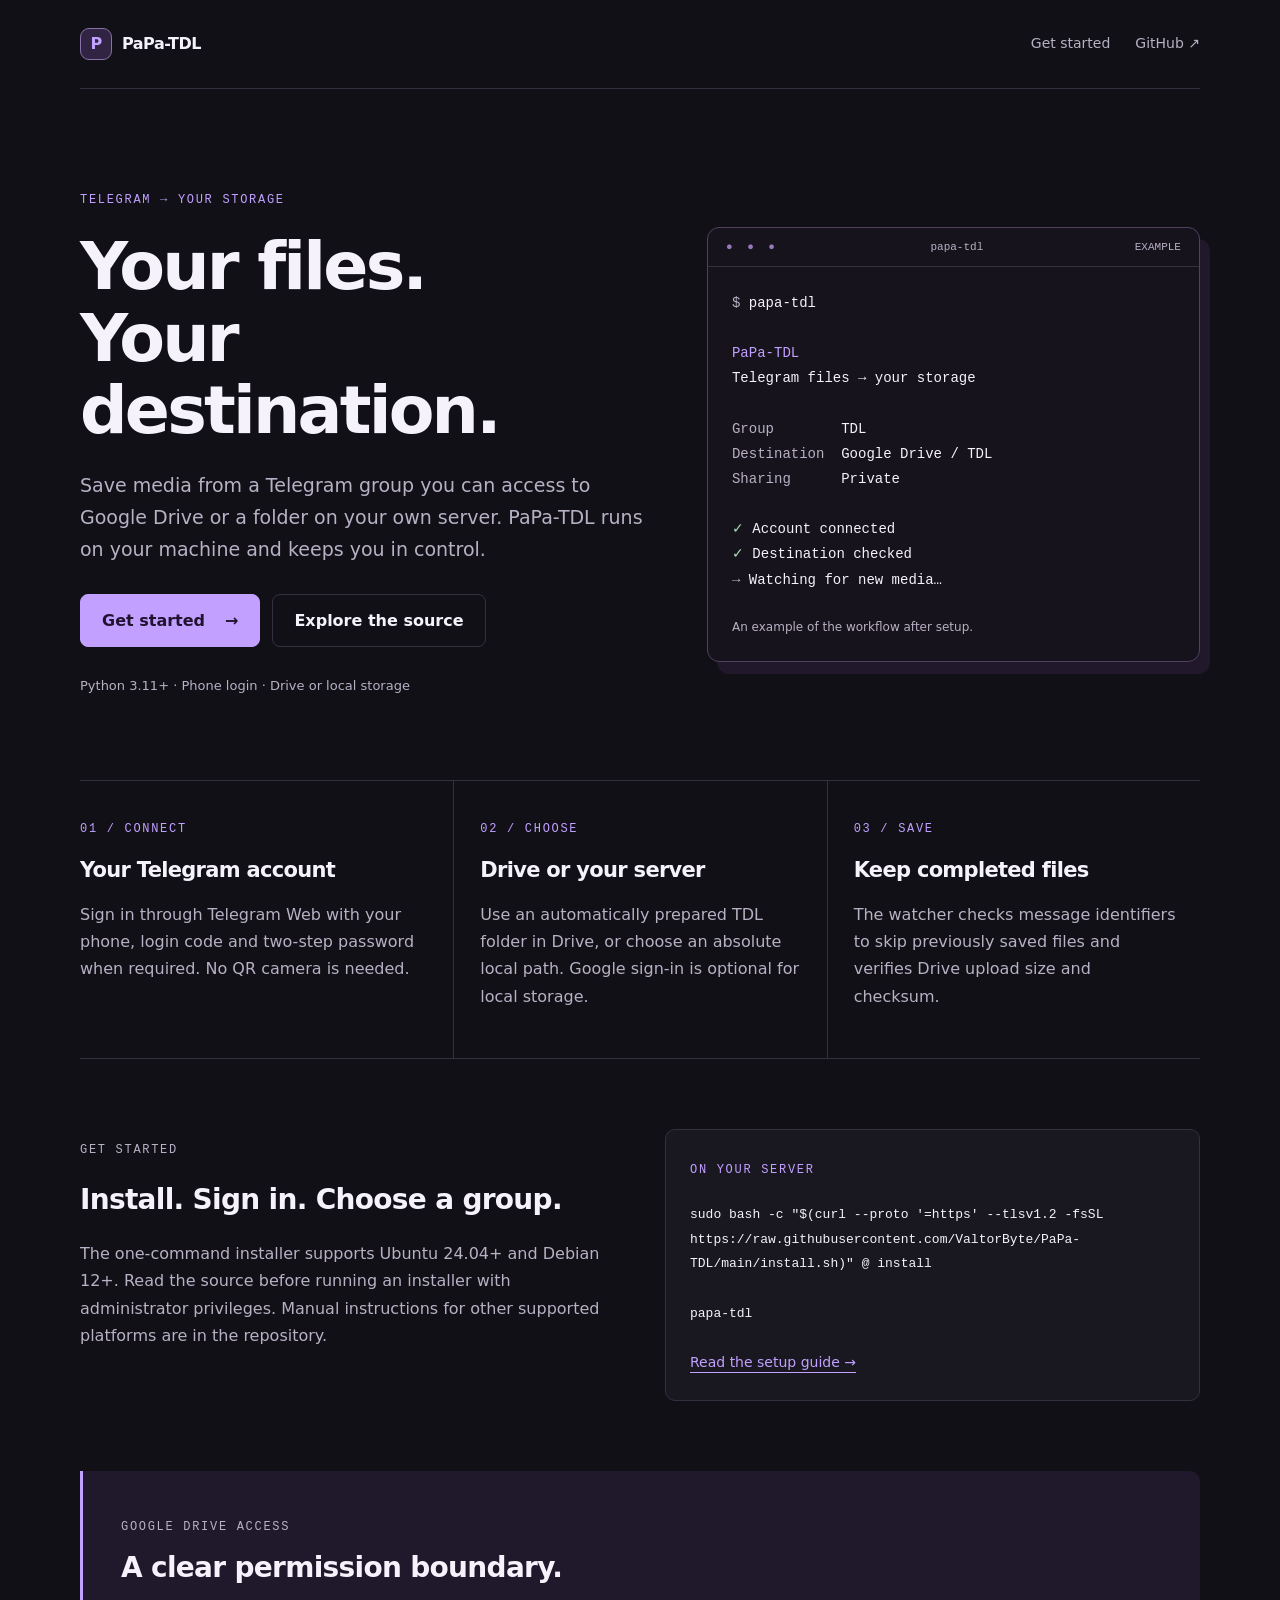
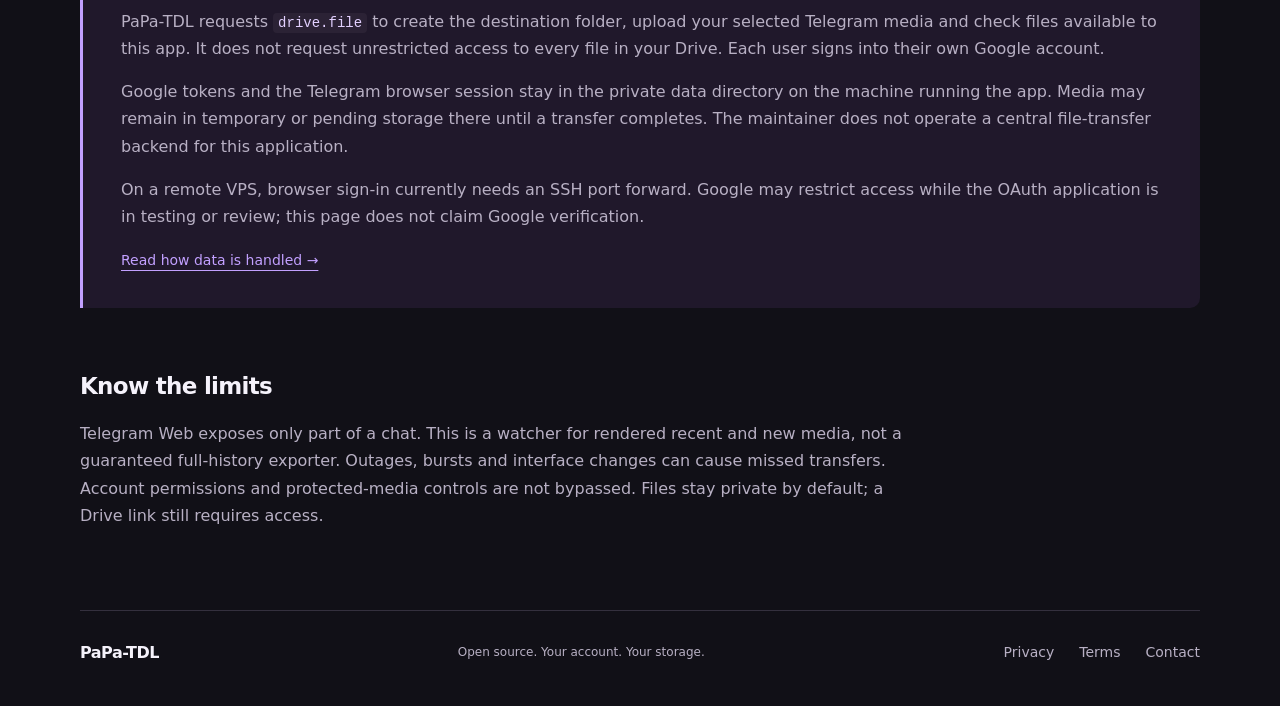
<file: site/index.html>
<!doctype html>
<html lang="en"><head><meta charset="utf-8"><meta name="viewport" content="width=device-width, initial-scale=1"><meta name="description" content="PaPa-TDL saves Telegram group media to your Google Drive or your own server. Open-source Python software with private account sessions."><meta name="theme-color" content="#111017"><title>Telegram files, your storage | PaPa-TDL</title><link rel="stylesheet" href="./style.css"></head>
<body><a class="skip" href="#main">Skip to content</a><div class="shell"><header><a class="brand" href="./"><span class="mark" aria-hidden="true">P</span> PaPa-TDL</a><nav aria-label="Main navigation"><a href="./#setup">Get started</a><a href="https://github.com/ValtorByte/PaPa-TDL">GitHub <span aria-hidden="true">↗</span></a></nav></header><main id="main"><section class="hero"><div><p class="eyebrow">TELEGRAM → YOUR STORAGE</p><h1>Your files.<br>Your destination.</h1><p class="lede">Save media from a Telegram group you can access to Google Drive or a folder on your own server. PaPa-TDL runs on your machine and keeps you in control.</p><div class="actions"><a class="button" href="#setup">Get started <span aria-hidden="true">→</span></a><a class="button secondary" href="https://github.com/ValtorByte/PaPa-TDL">Explore the source</a></div><p class="fine">Python 3.11+ · Phone login · Drive or local storage</p></div><aside class="terminal" aria-label="Example workflow, not a live account status"><div class="terminal-bar"><span class="dots" aria-hidden="true">● ● ●</span><span>papa-tdl</span><span>EXAMPLE</span></div><pre><span class="muted">$</span> papa-tdl

<span class="purple">PaPa-TDL</span>
Telegram files → your storage

<span class="muted">Group</span>        TDL
<span class="muted">Destination</span>  Google Drive / TDL
<span class="muted">Sharing</span>      Private

<span class="green">✓</span> Account connected
<span class="green">✓</span> Destination checked
<span class="muted">→</span> Watching for new media…</pre><p class="terminal-note">An example of the workflow after setup.</p></aside></section>
<section class="features" aria-label="Features"><article><span class="number">01 / CONNECT</span><h2>Your Telegram account</h2><p>Sign in through Telegram Web with your phone, login code and two-step password when required. No QR camera is needed.</p></article><article><span class="number">02 / CHOOSE</span><h2>Drive or your server</h2><p>Use an automatically prepared TDL folder in Drive, or choose an absolute local path. Google sign-in is optional for local storage.</p></article><article><span class="number">03 / SAVE</span><h2>Keep completed files</h2><p>The watcher checks message identifiers to skip previously saved files and verifies Drive upload size and checksum.</p></article></section>
<section id="setup" class="setup"><div><p class="eyebrow">GET STARTED</p><h2>Install. Sign in. Choose a group.</h2><p>The one-command installer supports Ubuntu 24.04+ and Debian 12+. Read the source before running an installer with administrator privileges. Manual instructions for other supported platforms are in the repository.</p></div><div class="code-panel"><span class="number">ON YOUR SERVER</span><pre>sudo bash -c "$(curl --proto '=https' --tlsv1.2 -fsSL https://raw.githubusercontent.com/ValtorByte/PaPa-TDL/main/install.sh)" @ install

papa-tdl</pre><a href="https://github.com/ValtorByte/PaPa-TDL#first-launch">Read the setup guide →</a></div></section>
<section class="info"><p class="eyebrow">GOOGLE DRIVE ACCESS</p><h2>A clear permission boundary.</h2><p>PaPa-TDL requests <code>drive.file</code> to create the destination folder, upload your selected Telegram media and check files available to this app. It does not request unrestricted access to every file in your Drive. Each user signs into their own Google account.</p><p>Google tokens and the Telegram browser session stay in the private data directory on the machine running the app. Media may remain in temporary or pending storage there until a transfer completes. The maintainer does not operate a central file-transfer backend for this application.</p><p>On a remote VPS, browser sign-in currently needs an SSH port forward. Google may restrict access while the OAuth application is in testing or review; this page does not claim Google verification.</p><a href="./privacy/">Read how data is handled →</a></section>
<section class="limits"><h2>Know the limits</h2><p>Telegram Web exposes only part of a chat. This is a watcher for rendered recent and new media, not a guaranteed full-history exporter. Outages, bursts and interface changes can cause missed transfers. Account permissions and protected-media controls are not bypassed. Files stay private by default; a Drive link still requires access.</p></section></main><footer><a class="brand" href="./">PaPa-TDL</a><span>Open source. Your account. Your storage.</span><nav aria-label="Legal"><a href="./privacy/">Privacy</a><a href="./terms/">Terms</a><a href="mailto:thevaltorbyte@gmail.com">Contact</a></nav></footer></div></body></html>
</file>
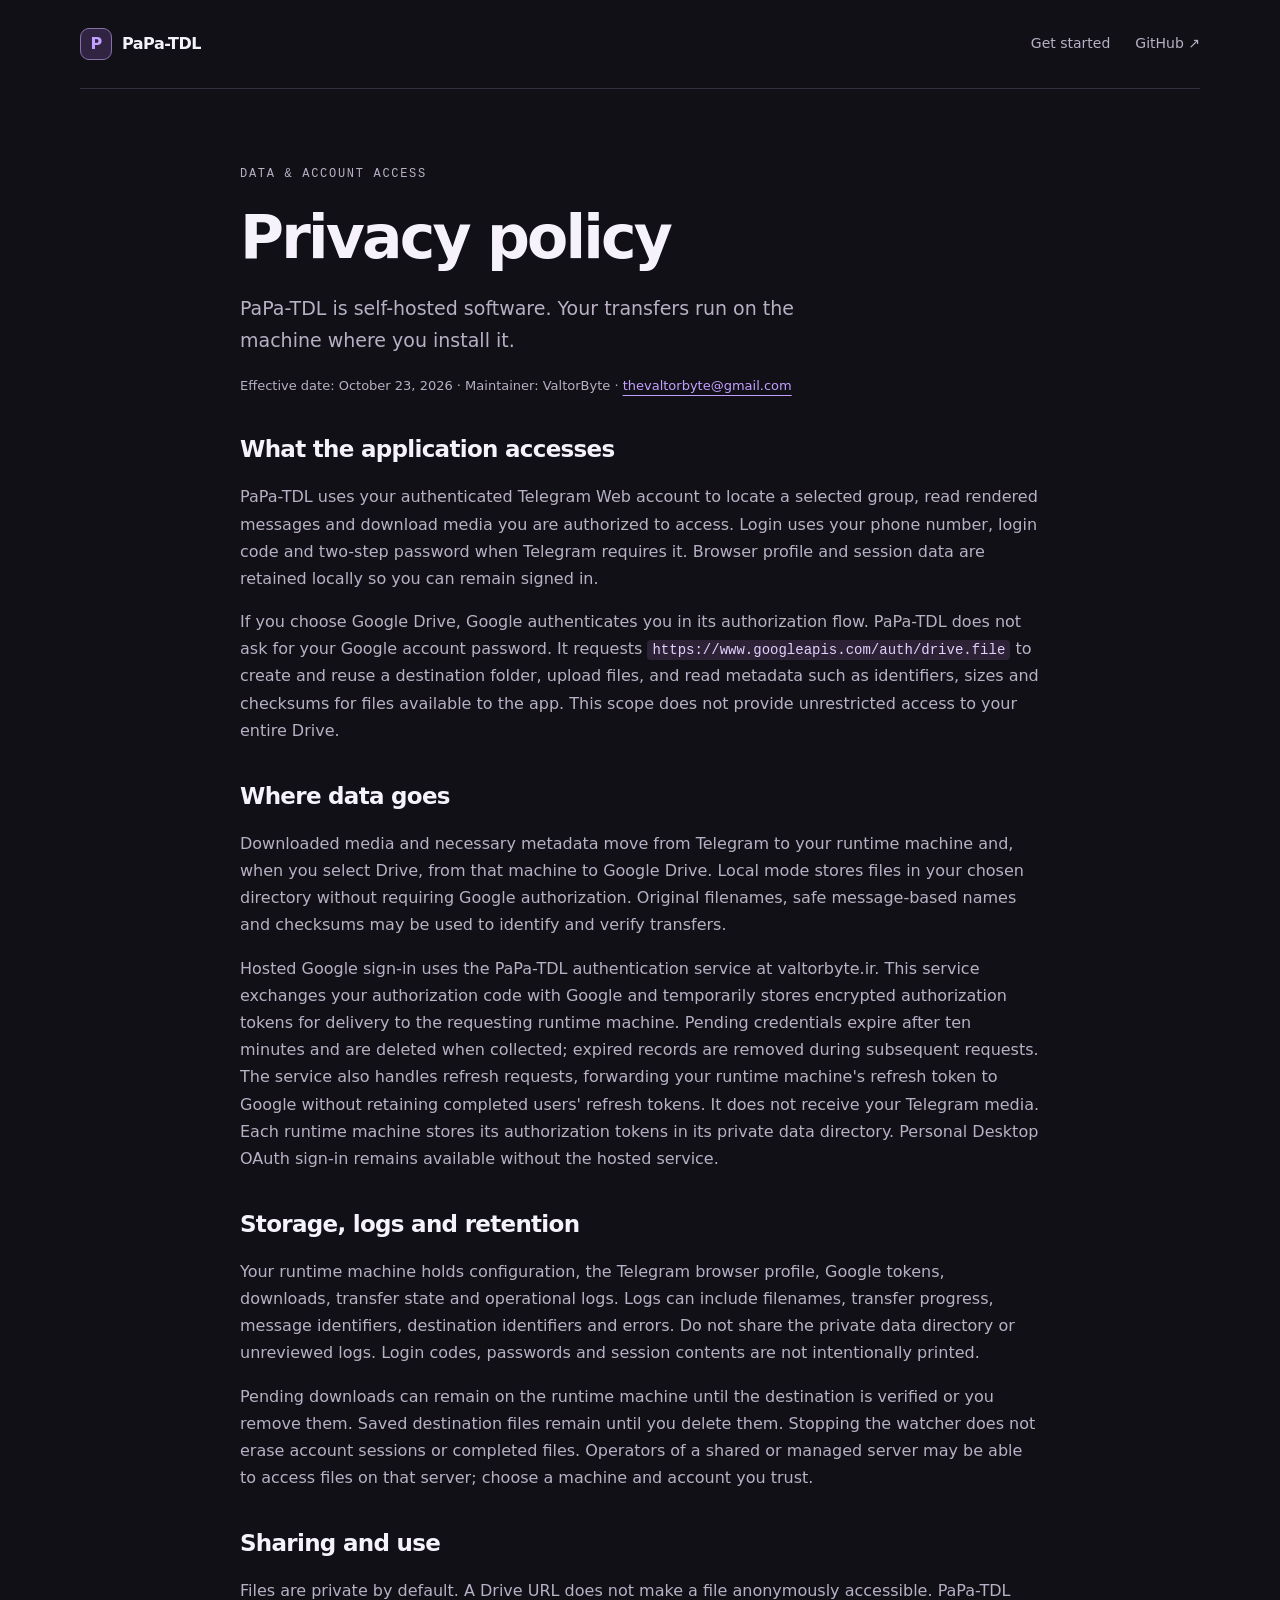
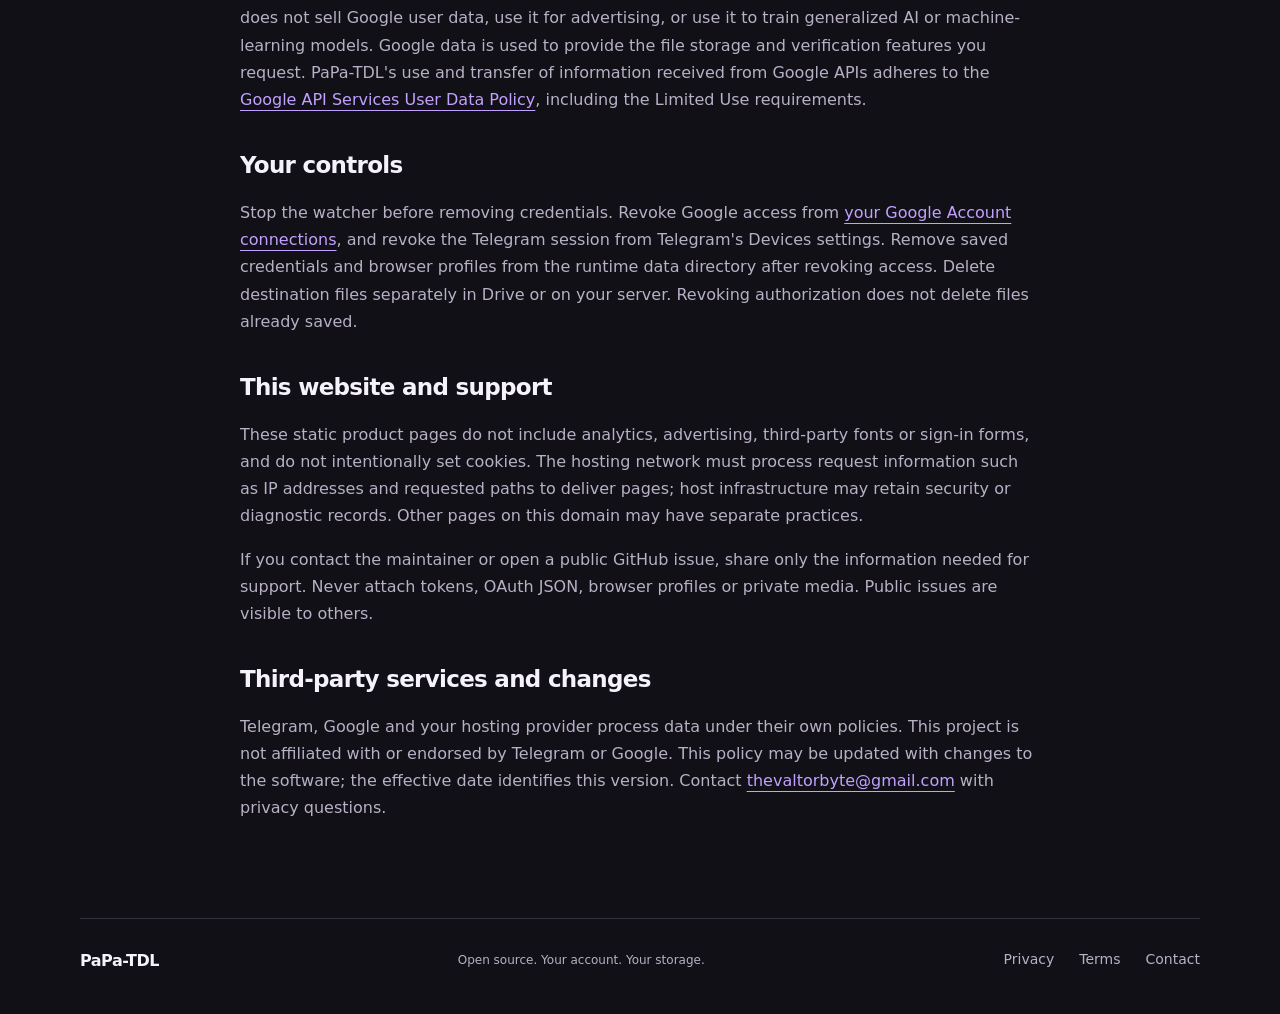
<file: site/privacy/index.html>
<!doctype html>
<html lang="en"><head><meta charset="utf-8"><meta name="viewport" content="width=device-width, initial-scale=1"><meta name="description" content="How PaPa-TDL handles Telegram media, Google Drive authorization, local sessions and user data."><meta name="theme-color" content="#111017"><title>Privacy policy | PaPa-TDL</title><link rel="stylesheet" href="../style.css"></head>
<body><a class="skip" href="#main">Skip to content</a><div class="shell"><header><a class="brand" href="../"><span class="mark" aria-hidden="true">P</span> PaPa-TDL</a><nav aria-label="Main navigation"><a href="../#setup">Get started</a><a href="https://github.com/ValtorByte/PaPa-TDL">GitHub <span aria-hidden="true">↗</span></a></nav></header><main id="main"><article class="document"><p class="eyebrow">DATA &amp; ACCOUNT ACCESS</p><h1>Privacy policy</h1><p class="lede">PaPa-TDL is self-hosted software. Your transfers run on the machine where you install it.</p><p class="fine">Effective date: October 23, 2026 · Maintainer: ValtorByte · <a href="mailto:thevaltorbyte@gmail.com">thevaltorbyte@gmail.com</a></p>
<h2>What the application accesses</h2><p>PaPa-TDL uses your authenticated Telegram Web account to locate a selected group, read rendered messages and download media you are authorized to access. Login uses your phone number, login code and two-step password when Telegram requires it. Browser profile and session data are retained locally so you can remain signed in.</p><p>If you choose Google Drive, Google authenticates you in its authorization flow. PaPa-TDL does not ask for your Google account password. It requests <code>https://www.googleapis.com/auth/drive.file</code> to create and reuse a destination folder, upload files, and read metadata such as identifiers, sizes and checksums for files available to the app. This scope does not provide unrestricted access to your entire Drive.</p>
<h2>Where data goes</h2><p>Downloaded media and necessary metadata move from Telegram to your runtime machine and, when you select Drive, from that machine to Google Drive. Local mode stores files in your chosen directory without requiring Google authorization. Original filenames, safe message-based names and checksums may be used to identify and verify transfers.</p><p>Hosted Google sign-in uses the PaPa-TDL authentication service at valtorbyte.ir. This service exchanges your authorization code with Google and temporarily stores encrypted authorization tokens for delivery to the requesting runtime machine. Pending credentials expire after ten minutes and are deleted when collected; expired records are removed during subsequent requests. The service also handles refresh requests, forwarding your runtime machine's refresh token to Google without retaining completed users' refresh tokens. It does not receive your Telegram media. Each runtime machine stores its authorization tokens in its private data directory. Personal Desktop OAuth sign-in remains available without the hosted service.</p>
<h2>Storage, logs and retention</h2><p>Your runtime machine holds configuration, the Telegram browser profile, Google tokens, downloads, transfer state and operational logs. Logs can include filenames, transfer progress, message identifiers, destination identifiers and errors. Do not share the private data directory or unreviewed logs. Login codes, passwords and session contents are not intentionally printed.</p><p>Pending downloads can remain on the runtime machine until the destination is verified or you remove them. Saved destination files remain until you delete them. Stopping the watcher does not erase account sessions or completed files. Operators of a shared or managed server may be able to access files on that server; choose a machine and account you trust.</p>
<h2>Sharing and use</h2><p>Files are private by default. A Drive URL does not make a file anonymously accessible. PaPa-TDL does not sell Google user data, use it for advertising, or use it to train generalized AI or machine-learning models. Google data is used to provide the file storage and verification features you request. PaPa-TDL's use and transfer of information received from Google APIs adheres to the <a href="https://developers.google.com/terms/api-services-user-data-policy">Google API Services User Data Policy</a>, including the Limited Use requirements.</p>
<h2>Your controls</h2><p>Stop the watcher before removing credentials. Revoke Google access from <a href="https://myaccount.google.com/connections">your Google Account connections</a>, and revoke the Telegram session from Telegram's Devices settings. Remove saved credentials and browser profiles from the runtime data directory after revoking access. Delete destination files separately in Drive or on your server. Revoking authorization does not delete files already saved.</p>
<h2>This website and support</h2><p>These static product pages do not include analytics, advertising, third-party fonts or sign-in forms, and do not intentionally set cookies. The hosting network must process request information such as IP addresses and requested paths to deliver pages; host infrastructure may retain security or diagnostic records. Other pages on this domain may have separate practices.</p><p>If you contact the maintainer or open a public GitHub issue, share only the information needed for support. Never attach tokens, OAuth JSON, browser profiles or private media. Public issues are visible to others.</p><h2>Third-party services and changes</h2><p>Telegram, Google and your hosting provider process data under their own policies. This project is not affiliated with or endorsed by Telegram or Google. This policy may be updated with changes to the software; the effective date identifies this version. Contact <a href="mailto:thevaltorbyte@gmail.com">thevaltorbyte@gmail.com</a> with privacy questions.</p></article></main><footer><a class="brand" href="../">PaPa-TDL</a><span>Open source. Your account. Your storage.</span><nav aria-label="Legal"><a href="../privacy/">Privacy</a><a href="../terms/">Terms</a><a href="mailto:thevaltorbyte@gmail.com">Contact</a></nav></footer></div></body></html>
</file>
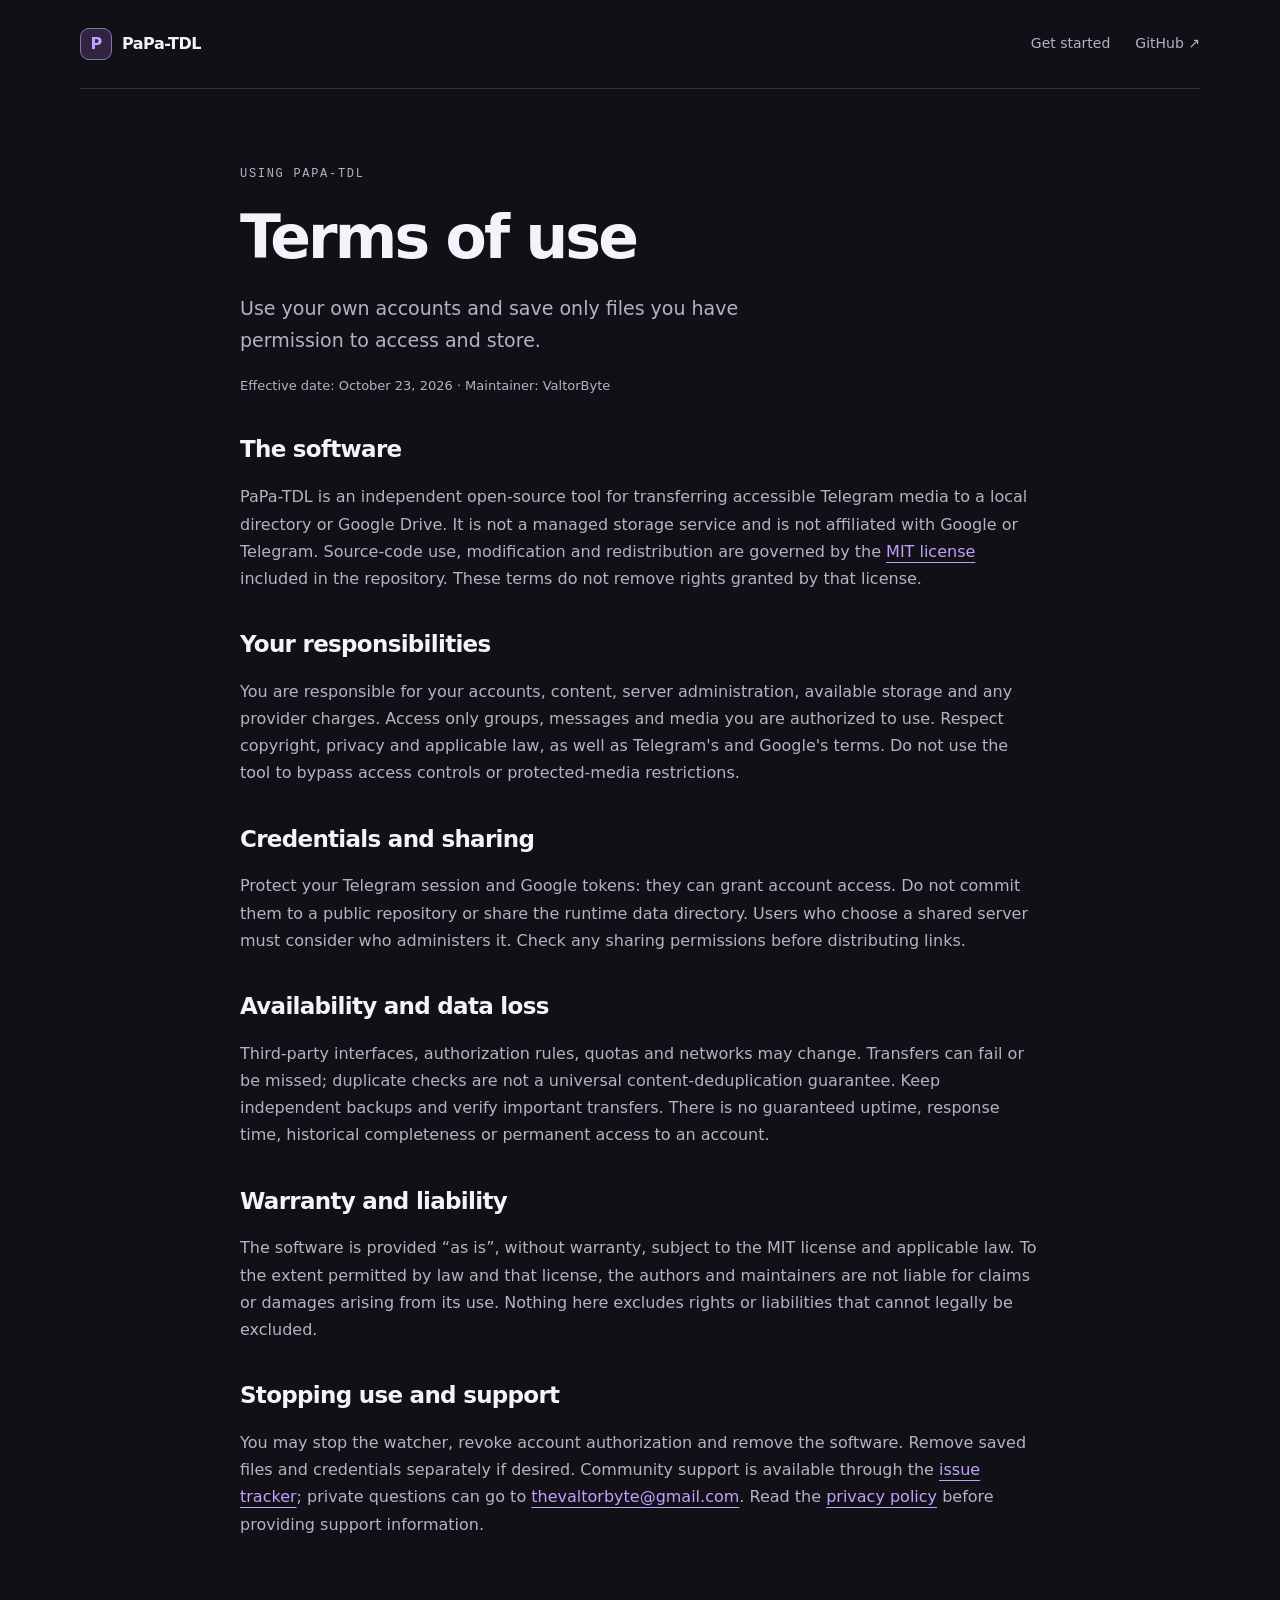
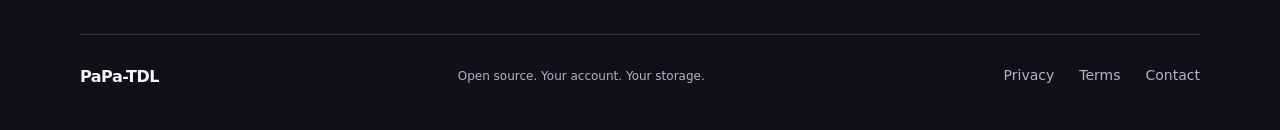
<file: site/terms/index.html>
<!doctype html>
<html lang="en"><head><meta charset="utf-8"><meta name="viewport" content="width=device-width, initial-scale=1"><meta name="description" content="PaPa-TDL terms, license, acceptable use, account responsibilities and software limitations."><meta name="theme-color" content="#111017"><title>Terms of use | PaPa-TDL</title><link rel="stylesheet" href="../style.css"></head>
<body><a class="skip" href="#main">Skip to content</a><div class="shell"><header><a class="brand" href="../"><span class="mark" aria-hidden="true">P</span> PaPa-TDL</a><nav aria-label="Main navigation"><a href="../#setup">Get started</a><a href="https://github.com/ValtorByte/PaPa-TDL">GitHub <span aria-hidden="true">↗</span></a></nav></header><main id="main"><article class="document"><p class="eyebrow">USING PAPA-TDL</p><h1>Terms of use</h1><p class="lede">Use your own accounts and save only files you have permission to access and store.</p><p class="fine">Effective date: October 23, 2026 · Maintainer: ValtorByte</p><h2>The software</h2><p>PaPa-TDL is an independent open-source tool for transferring accessible Telegram media to a local directory or Google Drive. It is not a managed storage service and is not affiliated with Google or Telegram. Source-code use, modification and redistribution are governed by the <a href="https://github.com/ValtorByte/PaPa-TDL/blob/main/LICENSE">MIT license</a> included in the repository. These terms do not remove rights granted by that license.</p><h2>Your responsibilities</h2><p>You are responsible for your accounts, content, server administration, available storage and any provider charges. Access only groups, messages and media you are authorized to use. Respect copyright, privacy and applicable law, as well as Telegram's and Google's terms. Do not use the tool to bypass access controls or protected-media restrictions.</p><h2>Credentials and sharing</h2><p>Protect your Telegram session and Google tokens: they can grant account access. Do not commit them to a public repository or share the runtime data directory. Users who choose a shared server must consider who administers it. Check any sharing permissions before distributing links.</p><h2>Availability and data loss</h2><p>Third-party interfaces, authorization rules, quotas and networks may change. Transfers can fail or be missed; duplicate checks are not a universal content-deduplication guarantee. Keep independent backups and verify important transfers. There is no guaranteed uptime, response time, historical completeness or permanent access to an account.</p><h2>Warranty and liability</h2><p>The software is provided “as is”, without warranty, subject to the MIT license and applicable law. To the extent permitted by law and that license, the authors and maintainers are not liable for claims or damages arising from its use. Nothing here excludes rights or liabilities that cannot legally be excluded.</p><h2>Stopping use and support</h2><p>You may stop the watcher, revoke account authorization and remove the software. Remove saved files and credentials separately if desired. Community support is available through the <a href="https://github.com/ValtorByte/PaPa-TDL/issues">issue tracker</a>; private questions can go to <a href="mailto:thevaltorbyte@gmail.com">thevaltorbyte@gmail.com</a>. Read the <a href="../privacy/">privacy policy</a> before providing support information.</p></article></main><footer><a class="brand" href="../">PaPa-TDL</a><span>Open source. Your account. Your storage.</span><nav aria-label="Legal"><a href="../privacy/">Privacy</a><a href="../terms/">Terms</a><a href="mailto:thevaltorbyte@gmail.com">Contact</a></nav></footer></div></body></html>
</file>
<file: site/style.css>
:root{color-scheme:dark;--bg:#111017;--surface:#191720;--line:#34303e;--text:#f5f2fb;--muted:#b8b0c4;--purple:#c2a0ff;--green:#a7dbb5}*{box-sizing:border-box}html{scroll-behavior:smooth;scroll-padding-top:24px}body{margin:0;background:var(--bg);color:var(--text);font:16px/1.7 system-ui,-apple-system,BlinkMacSystemFont,"Segoe UI",sans-serif}.shell{max-width:1200px;margin:auto;padding:0 40px}a{color:var(--purple);text-underline-offset:5px}a:hover{color:#e0ceff}a:focus-visible,summary:focus-visible{outline:3px solid var(--purple);outline-offset:5px}.skip{position:absolute;top:-100px;left:20px;background:var(--surface);padding:12px;z-index:2}.skip:focus{top:10px}header{display:flex;justify-content:space-between;align-items:center;gap:20px;padding:28px 0;border-bottom:1px solid var(--line)}.brand{display:inline-flex;align-items:center;gap:10px;font-weight:800;color:var(--text);text-decoration:none;letter-spacing:-.5px}.mark{display:grid;place-items:center;width:32px;height:32px;border:1px solid #8870aa;background:#312442;border-radius:9px;color:var(--purple)}nav{display:flex;gap:25px;flex-wrap:wrap}nav a{font-size:14px;color:var(--muted);text-decoration:none}.hero{display:grid;grid-template-columns:1.15fr 1fr;gap:60px;align-items:center;padding:90px 0 70px}.eyebrow,.number{font:12px/1.5 ui-monospace,SFMono-Regular,Consolas,monospace;letter-spacing:1.7px;color:var(--purple)}h1{font-size:clamp(42px,5.2vw,70px);line-height:1.08;letter-spacing:-2.8px;margin:22px 0}h2{font-size:28px;line-height:1.25;letter-spacing:-.7px}.lede{font-size:19px;line-height:1.7;color:var(--muted);max-width:600px}.actions{display:flex;gap:12px;flex-wrap:wrap;margin:28px 0}.button{display:inline-flex;justify-content:center;gap:20px;align-items:center;padding:12px 21px;background:var(--purple);color:#211330;border:1px solid var(--purple);border-radius:8px;text-decoration:none;font-weight:650;transition:background .15s,color .15s}.button:hover{background:#d4baff;color:#211330}.button.secondary{background:transparent;color:var(--text);border-color:var(--line)}.button.secondary:hover{background:var(--surface)}.fine{font-size:13px;color:var(--muted)}.terminal{background:#16131c;border:1px solid #51405f;border-radius:12px;box-shadow:10px 12px 0 #21192b;min-width:0}.terminal-bar{display:flex;justify-content:space-between;align-items:center;gap:10px;border-bottom:1px solid var(--line);padding:13px 18px;font:11px ui-monospace,monospace;color:var(--muted)}.dots{color:#9a76bb;letter-spacing:4px}.terminal pre{font:14px/1.8 ui-monospace,SFMono-Regular,Consolas,monospace;padding:10px 24px;white-space:pre-wrap}.terminal-note{font-size:12px;color:var(--muted);padding:0 24px 12px}.muted{color:var(--muted)}.purple{color:var(--purple)}.green{color:var(--green)}.features{display:grid;grid-template-columns:repeat(3,1fr);border-top:1px solid var(--line);border-bottom:1px solid var(--line)}.features article{padding:32px 24px 32px 0}.features article+article{border-left:1px solid var(--line);padding-left:26px}.features h2{font-size:21px}.features p,.setup p,.info p,.limits p{color:var(--muted)}.setup{display:grid;grid-template-columns:1fr 1fr;gap:50px;padding:70px 0}.code-panel{background:var(--surface);border:1px solid var(--line);padding:24px;border-radius:10px;min-width:0}.code-panel pre{font:13px/1.9 ui-monospace,monospace;white-space:pre-wrap;overflow-wrap:anywhere;margin:22px 0}.code-panel a,.info>a{font-size:14px}.info{padding:35px 38px;background:#20182b;border-left:3px solid var(--purple);border-radius:0 10px 10px 0}.info h2{margin-top:14px}.limits{max-width:850px;padding:45px 0 65px}.limits h2{font-size:23px}footer{display:flex;align-items:center;justify-content:space-between;gap:22px;flex-wrap:wrap;padding:28px 0 40px;border-top:1px solid var(--line)}footer>span{color:var(--muted);font-size:12px}code{font:14px ui-monospace,monospace;color:#e2d0ff;background:#2b2235;padding:2px 5px;border-radius:4px;overflow-wrap:anywhere}.document{max-width:800px;padding:64px 0 80px;margin:auto}.document h1{font-size:clamp(38px,5vw,60px)}.document h2{font-size:23px;margin-top:38px}.document p{color:var(--muted)}@media(max-width:850px){.hero{grid-template-columns:1fr;padding-top:55px;gap:30px}.terminal{max-width:570px;margin-bottom:15px}.setup{grid-template-columns:1fr;gap:20px}.features{grid-template-columns:1fr}.features article{padding:25px 0}.features article+article{border-left:0;border-top:1px solid var(--line);padding-left:0}}@media(max-width:480px){.shell{padding:0 20px}header{padding:20px 0}nav{gap:14px}.hero{padding-top:38px}h1{letter-spacing:-1.8px}.lede{font-size:17px}.terminal pre{padding:8px 16px;font-size:12px}.terminal-note{padding-left:16px}.info{padding:24px 20px}.document{padding-top:40px}footer{align-items:flex-start;flex-direction:column}}@media(prefers-reduced-motion:reduce){html{scroll-behavior:auto}*{transition:none!important}}
</file>
